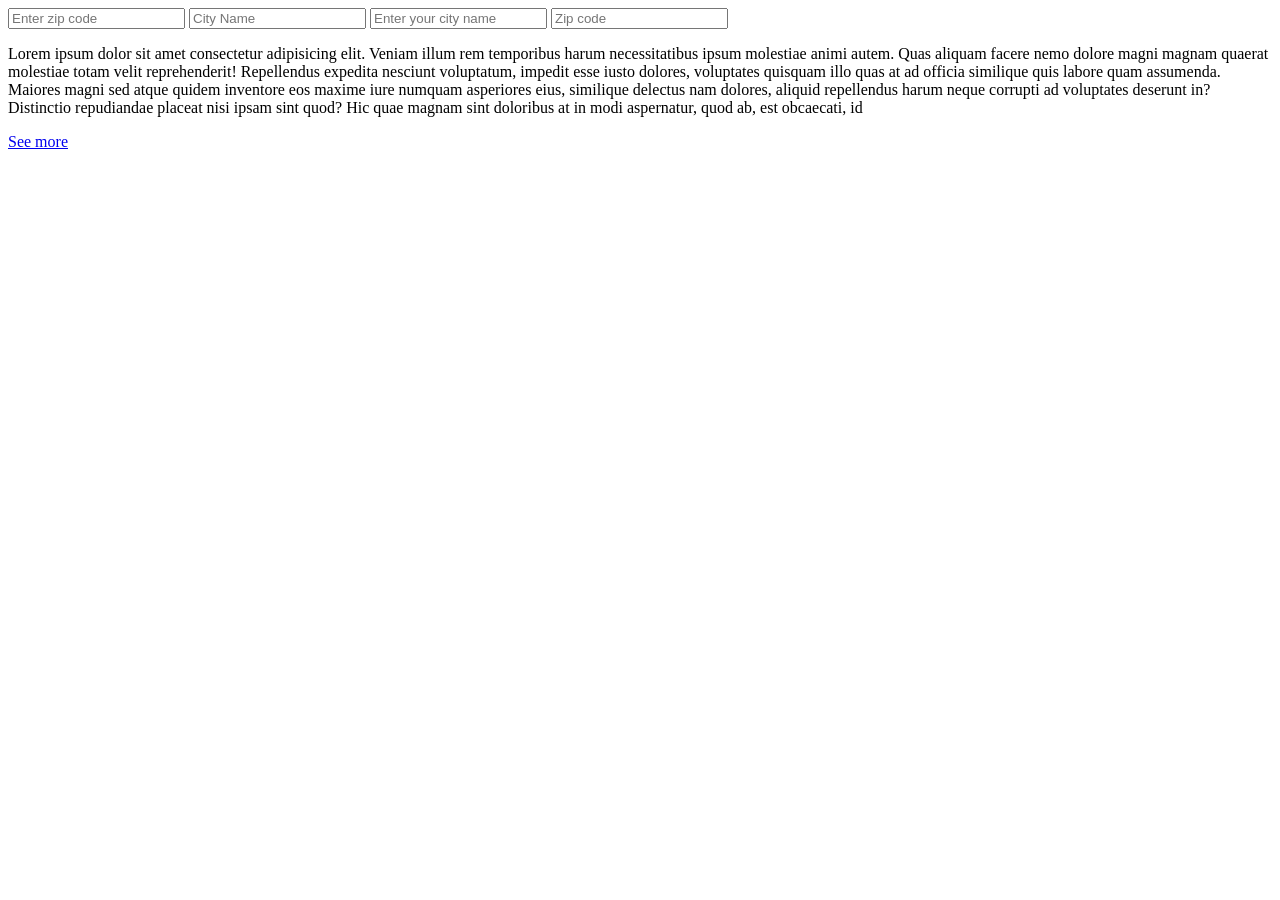
<file: Class-17/index.html>
<!DOCTYPE html>
<html lang="en">
<head>
    <meta charset="UTF-8">
    <meta name="viewport" content="width=device-width, initial-scale=1.0">
    <title>Document</title>
</head>
<body>
    <input type="number" id="zip" onblur="getCity()" placeholder="Enter zip code">
    <input type="text" placeholder="City Name" id="city">

    <input type="text" id="city" placeholder="Enter your city name" onblur="getCode()">
<input type="text" id="zip" placeholder="Zip code " >

<p id="para">
    Lorem ipsum dolor sit amet consectetur adipisicing elit. Veniam illum rem temporibus harum necessitatibus ipsum molestiae animi autem. Quas aliquam facere nemo dolore magni magnam quaerat molestiae totam velit reprehenderit! Repellendus expedita nesciunt voluptatum, impedit esse iusto dolores, voluptates quisquam illo quas at ad officia similique quis labore quam assumenda. Maiores magni sed atque quidem inventore eos maxime iure numquam asperiores eius, similique delectus nam dolores, aliquid repellendus harum neque corrupti ad voluptates deserunt in? Distinctio repudiandae placeat nisi ipsam sint quod? Hic quae magnam sint doloribus at in modi aspernatur, quod ab, est obcaecati, id 
</p><a href="javascript : void(0);" id="more" onclick="paragraph()">See more</a>
    <script src="app.js"></script>
</body>
</html>
</file>
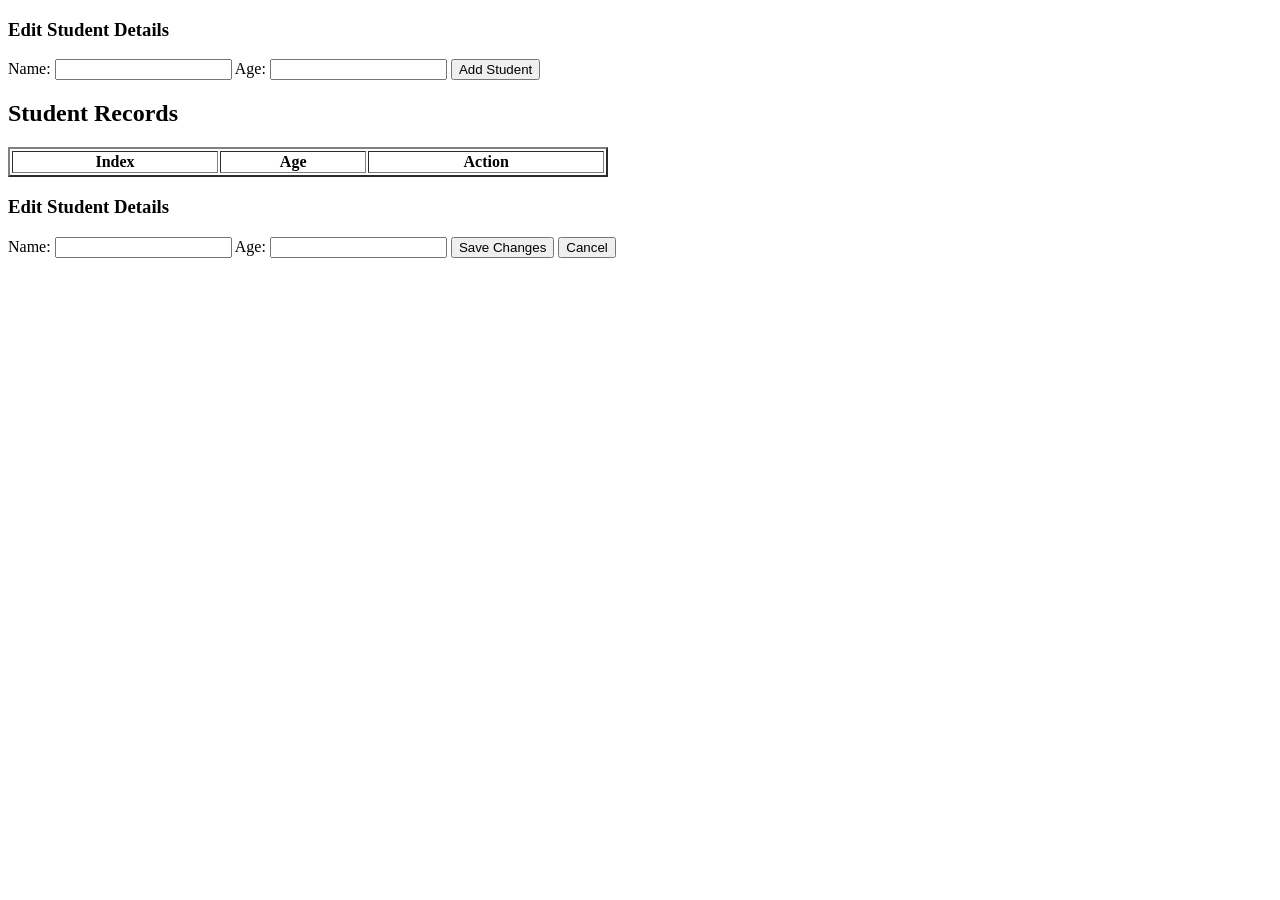
<file: Class-18/index.html>
<!DOCTYPE html>
<html lang="en">
<head>
    <meta charset="UTF-8">
    <meta name="viewport" content="width=device-width, initial-scale=1.0">
    <title>Events</title>
</head>
<body>
    <div id="addStudentForm">
        <h3>Edit Student Details</h3>
        <form onsubmit="addStudent(event)" id="addStudentForm">
            <label>Name:</label>
            <input type="text" id="studentName" required>
            <label>Age:</label>
            <input type="text" id="studentAge" required>
            <button type="submit">Add Student</button>
         
        
        </form>
    </div>
 <h2>Student Records</h2>
   <table border="2" width ="600">
        <thead>
            <tr>
                <th>Index</th>
                <th>Age</th>
                <th>Action</th>
                
            </tr>
        </thead>
        <tbody id="StuTablebody">
   
        </tbody>
    </table>
<div id="editForm">
    <h3>Edit Student Details</h3>
    <form id="editStudentForm" onsubmit="savechanges(event)">
        <label>Name:</label>
        <input type="text" id="editName" required>
        <label>Age:</label>
        <input type="text" id="editAge" required>
        <button type="submit">Save Changes</button>
        <button type="button" onclick="closeEditForm()">Cancel</button>
    </form>
</div>
    
    <script src="app.js"></script>
</body>
</html>
</file>
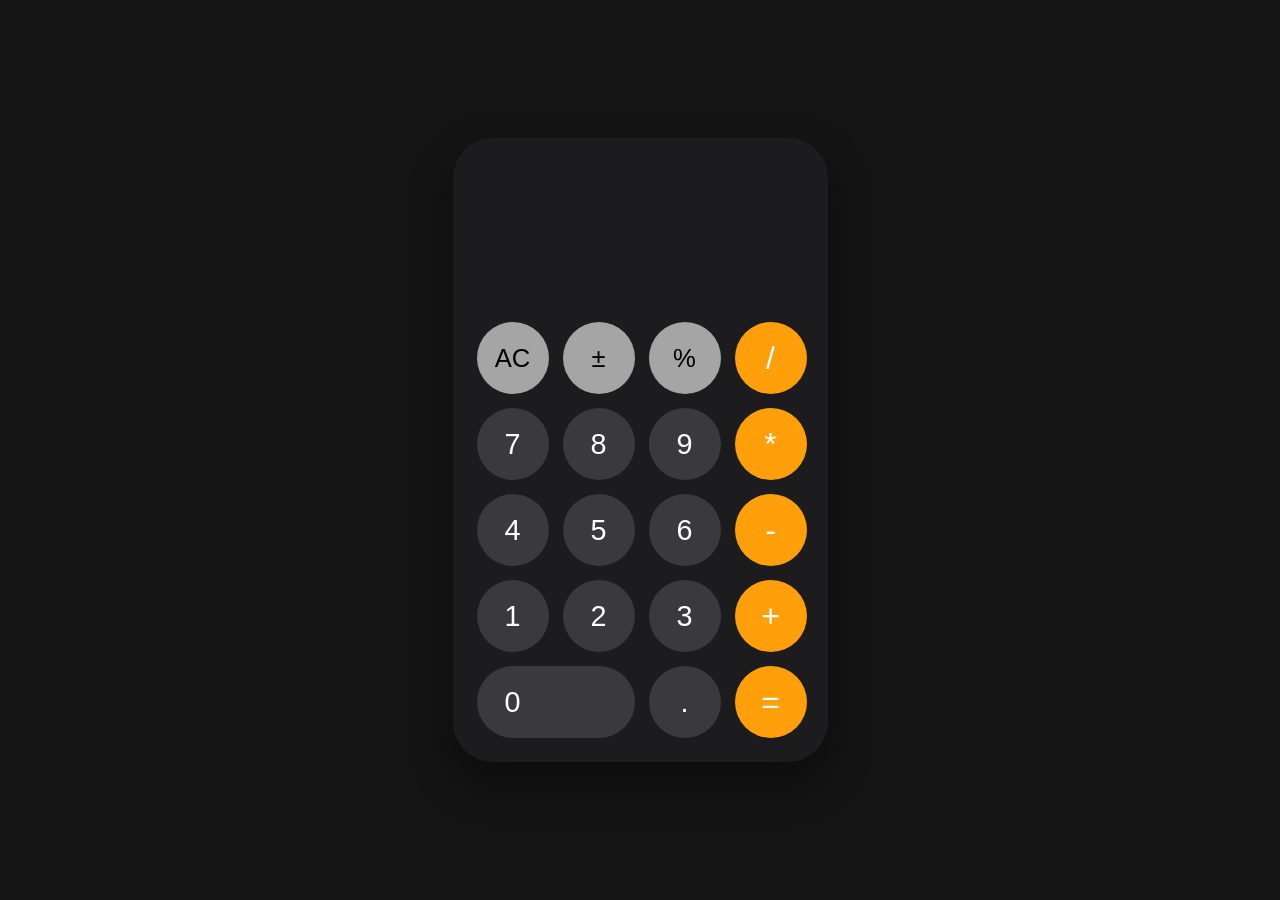
<file: Class-19/index.html>
<!DOCTYPE html>
<html lang="en">
<head>
    <meta charset="UTF-8">
    <meta name="viewport" content="width=device-width, initial-scale=1.0">
    <title>Modern Calculator UI</title>
</head>
<body>
   
    <style>
        :root {
            --bg-color: #141414;
            --calc-bg: #1c1c1e;
            --display-color: #ffffff;
            --btn-number: #3a3a3c;
            --btn-text-light: #ffffff;
            --btn-utility: #a5a5a5;
            --btn-utility-text: #000000;
            --btn-operator: #ff9f0a;
        }

        * {
            margin: 0;
            padding: 0;
            box-sizing: border-box;
            font-family: -apple-system, BlinkMacSystemFont, "Segoe UI", Roboto, Helvetica, Arial, sans-serif;
        }

        body {
            background-color: var(--bg-color);
            display: flex;
            justify-content: center;
            align-items: center;
            min-height: 100vh;
        }

        .calculator {
            background-color: var(--calc-bg);
            width: 100%;
            max-width: 375px;
            padding: 24px;
            border-radius: 40px;
            box-shadow: 0 20px 40px rgba(0, 0, 0, 0.4);
        }

        .display {
            width: 100%;
            min-height: 140px;
            display: flex;
            flex-direction: column;
            justify-content: flex-end;
            align-items: flex-end;
            padding: 10px;
            word-wrap: break-word;
            word-break: break-all;
        }

        .previous-operand {
            color: rgba(255, 255, 255, 0.4);
            font-size: 1.2rem;
            margin-bottom: 8px;
        }

        .current-operand {
            color: var(--display-color);
            font-size: 3.5rem;
            font-weight: 300;
        }

        .buttons-grid {
            display: grid;
            grid-template-columns: repeat(4, 1fr);
            gap: 14px;
            margin-top: 20px;
        }

        button {
            border: none;
            outline: none;
            height: 72px;
            width: 72px;
            border-radius: 50%;
            font-size: 1.8rem;
            font-weight: 500;
            cursor: pointer;
            transition: filter 0.1s ease, transform 0.1s ease;
            user-select: none;
        }

        button:active {
            filter: brightness(1.3);
            transform: scale(0.95);
        }

        /* Number button styling */
        .number {
            background-color: var(--btn-number);
            color: var(--btn-text-light);
        }

        /* Top row utility button styling */
        .utility {
            background-color: var(--btn-utility);
            color: var(--btn-utility-text);
            font-size: 1.6rem;
        }

        /* Right column operator button styling */
        .operator {
            background-color: var(--btn-operator);
            color: var(--btn-text-light);
            font-size: 2rem;
        }

        /* Double width for the 0 key */
        .zero {
            grid-column: span 2;
            width: 100%;
            border-radius: 40px;
            padding-left: 28px;
            text-align: left;
        }
    </style>
</head>
<body>

    <div class="calculator">
        <div class="display">
            <div id="previous" class="previous-operand"></div>
            <div id="current" class="current-operand"></div>
        </div>
        <div class="buttons-grid">
            <button class="utility" onclick="clearDisplay()">AC</button>
            <button class="utility" onclick="toggleSign()">±</button>
            <button class="utility" onclick="addToDisplayy('%')">%</button>
            <button class="operator" onclick="addToDisplayy('/')">/</button>

            <button class="number" onclick="addToDisplayy(7)">7</button>
            <button class="number" onclick="addToDisplayy(8)">8</button>
            <button class="number" onclick="addToDisplayy(9)">9</button>
            <button class="operator" onclick="addToDisplayy('*')">*</button>

            <button class="number" onclick="addToDisplayy(4)">4</button>
            <button class="number" onclick="addToDisplayy(5)">5</button>
            <button class="number" onclick="addToDisplayy(6)">6</button>
            <button class="operator" onclick="addToDisplayy('-')">-</button>

            <button class="number" onclick="addToDisplayy(1)">1</button>
            <button class="number" onclick="addToDisplayy(2)">2</button>
            <button class="number" onclick="addToDisplayy(3)">3</button>
            <button class="operator" onclick="addToDisplayy('+')">+</button>

            <button class="number zero" onclick="addToDisplayy(0)">0</button>
            <button class="number" onclick="addToDisplayy('.')">.</button>
            <button class="operator" onclick="calculate()">=</button>
        </div>
    </div>
    <script src="app.js"></script>
</body>
</html>
</file>
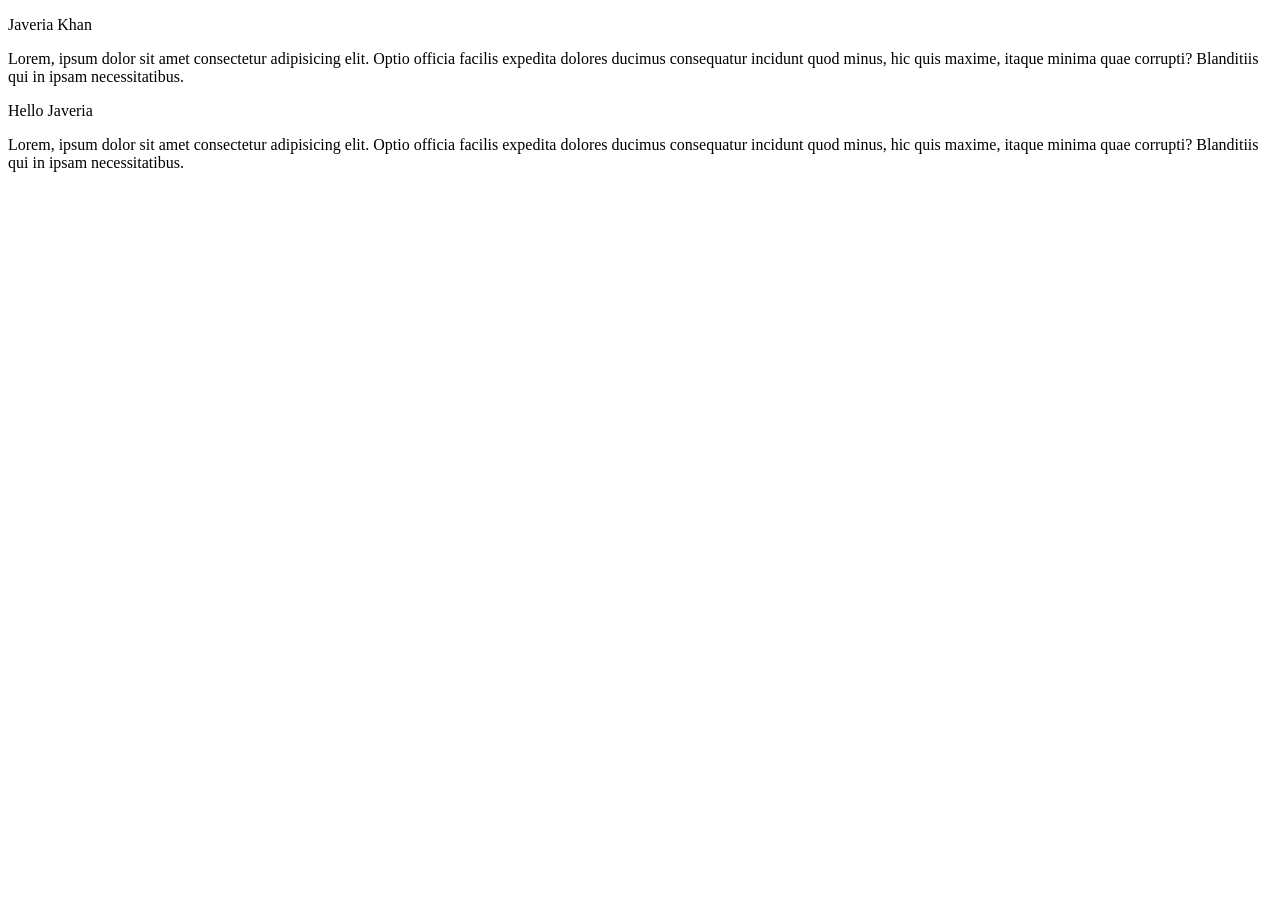
<file: Class-21/index.html>
<!DOCTYPE html>
<html lang="en">
<head>
    <meta charset="UTF-8">
    <meta name="viewport" content="width=device-width, initial-scale=1.0">
    <title>Document</title>
</head>
<body>

    <header><p>Lorem ipsum dolor sit, amet consectetur adipisicing elit. Facilis corporis, reiciendis iure delectus eveniet commodi sint inventore nam deleniti. Cupiditate expedita maiores magni voluptatem explicabo et. Dolores magnam ipsam voluptatum?</p></header>
    <!-- Hello World -->
<div>  <p>Lorem, ipsum dolor sit amet consectetur adipisicing elit. Optio officia facilis expedita dolores ducimus consequatur incidunt quod minus, hic quis maxime, itaque minima quae corrupti? Blanditiis qui in ipsam necessitatibus.</p></div>
  
<span id="p3">  <p id="para3">Lorem, ipsum dolor sit amet consectetur adipisicing elit. Optio officia facilis expedita dolores ducimus consequatur incidunt quod minus, hic quis maxime, itaque minima quae corrupti? Blanditiis qui in ipsam necessitatibus.</p></span>
  
<footer> <p>Lorem, ipsum dolor sit amet consectetur adipisicing elit. Optio officia facilis expedita dolores ducimus consequatur incidunt quod minus, hic quis maxime, itaque minima quae corrupti? Blanditiis qui in ipsam necessitatibus.</p></footer>
   
    <script src="app.js"></script>
</body>
</html>
</file>
